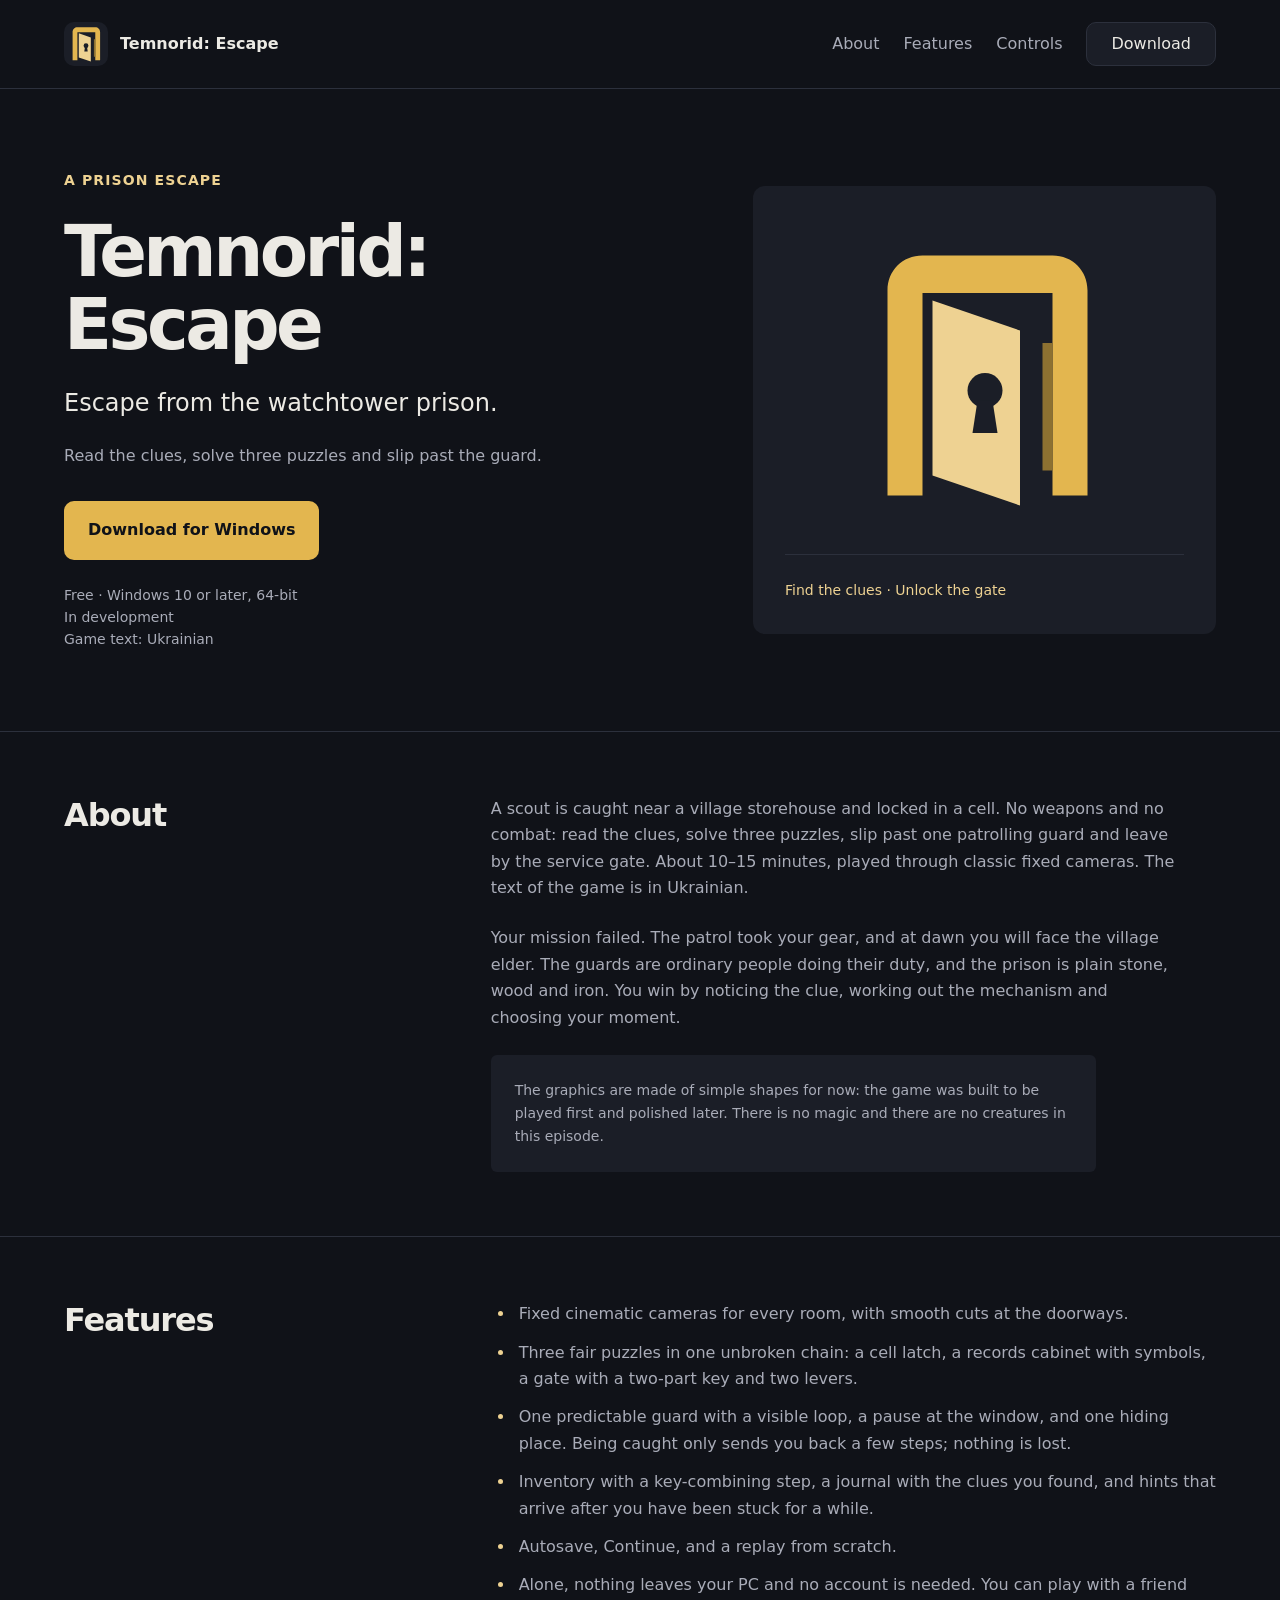
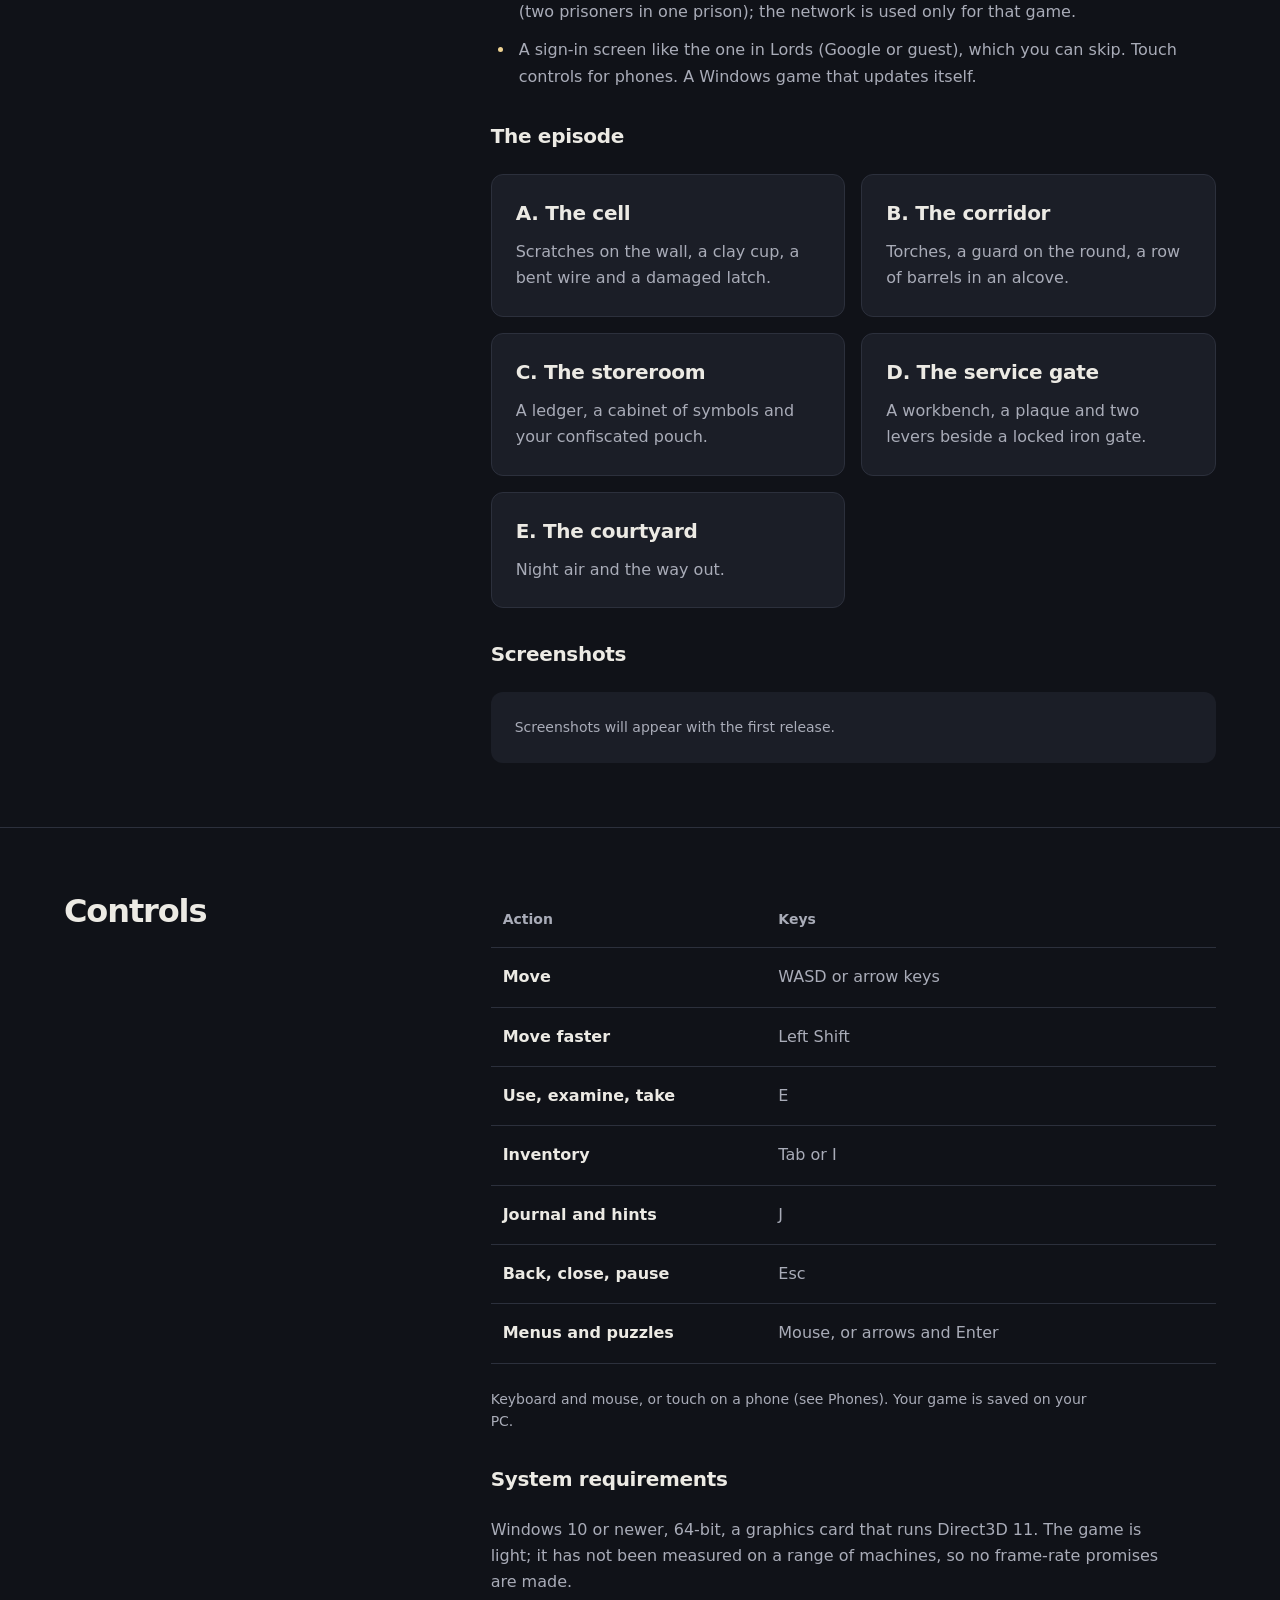
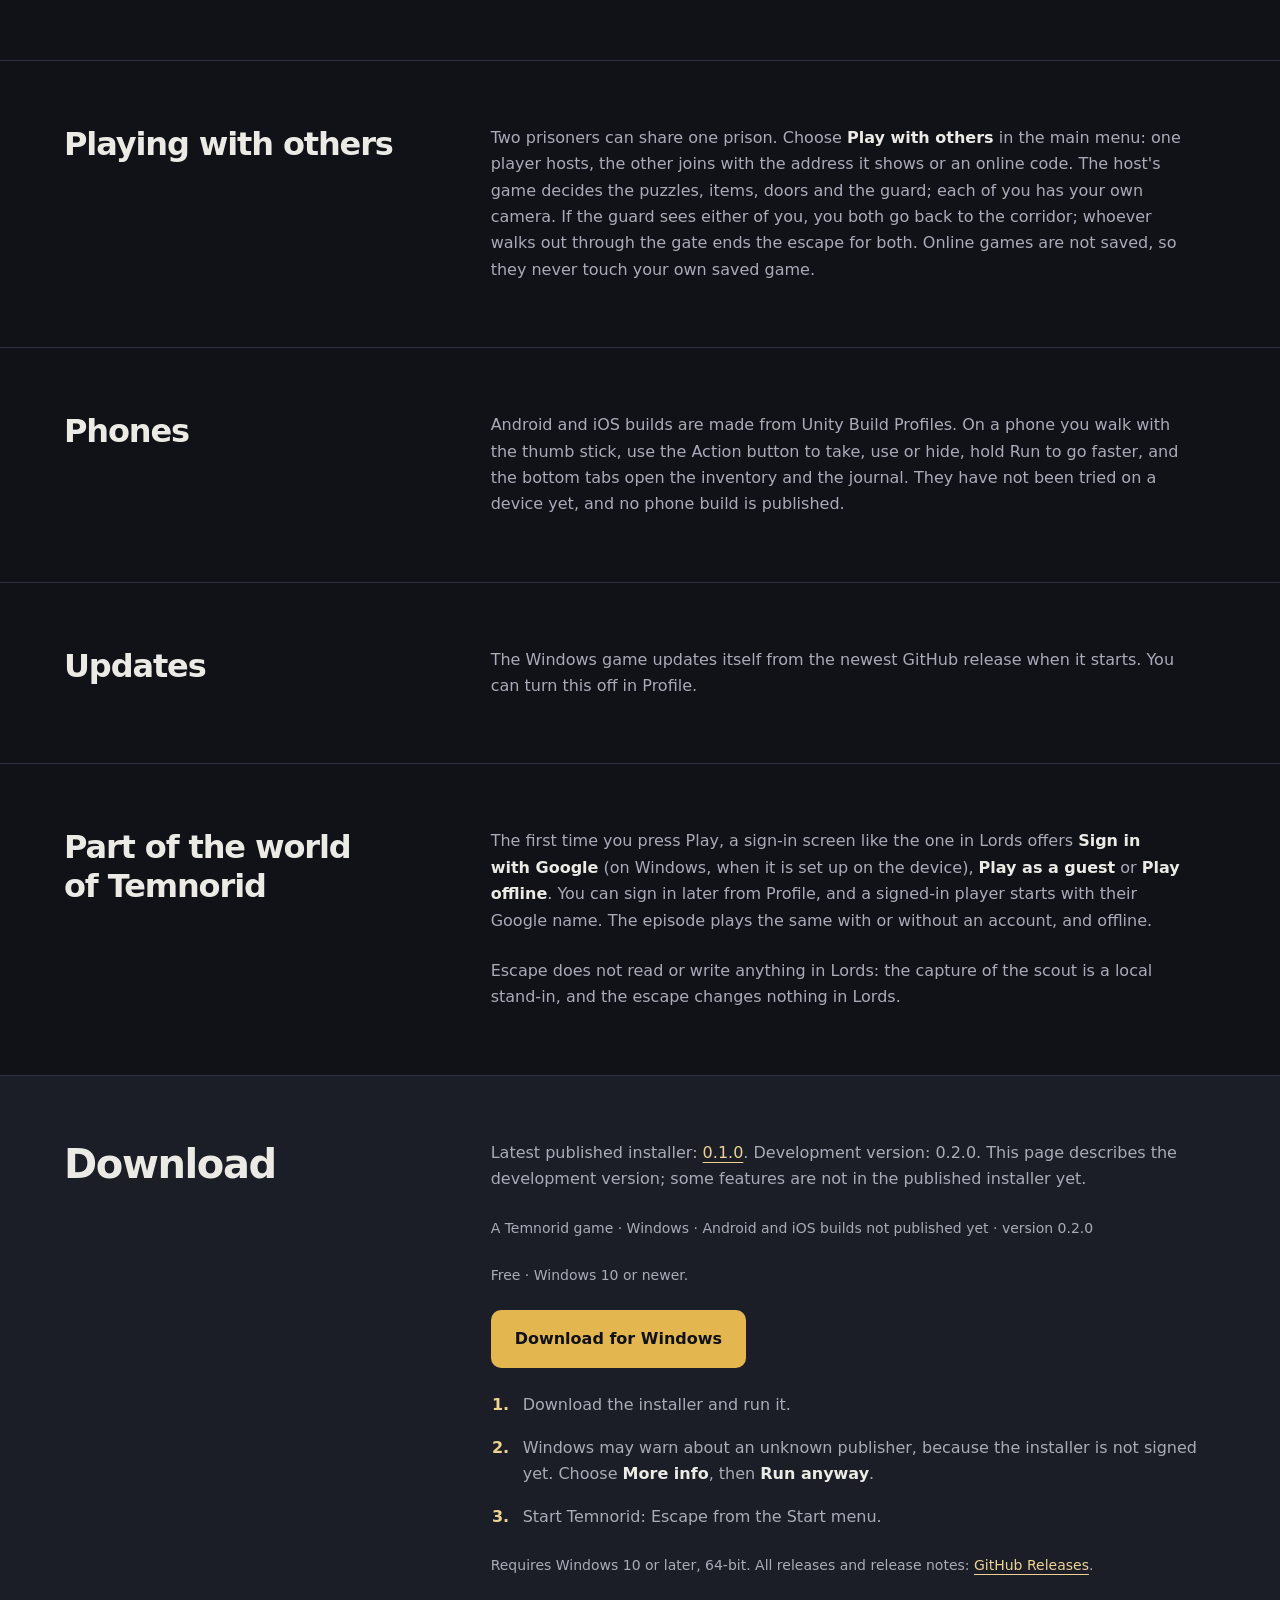
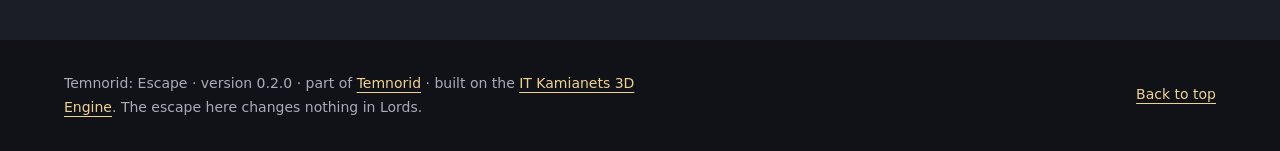
<file: docs/index.html>
<!doctype html>
<html lang="en">
<head>
	<meta charset="utf-8">
	<meta name="viewport" content="width=device-width, initial-scale=1">
	<title>Temnorid: Escape</title>
	<meta name="description" content="Escape a medieval watchtower prison in Temnorid: Escape. Solve three puzzles and slip past a guard, alone or with a friend. Ukrainian game text.">
	<link rel="canonical" href="https://escape.temnorid.com/">
	<link rel="icon" href="/favicon.ico" sizes="16x16 32x32 48x48">
	<link rel="icon" type="image/png" href="/favicon.png" sizes="48x48">
	<link rel="icon" type="image/svg+xml" href="/favicon.svg" sizes="any">
	<link rel="apple-touch-icon" href="/apple-touch-icon.png" sizes="180x180">
	<meta property="og:type" content="website">
	<meta property="og:site_name" content="Temnorid: Escape">
	<meta property="og:title" content="Temnorid: Escape">
	<meta property="og:description" content="Escape a medieval watchtower prison in Temnorid: Escape. Solve three puzzles and slip past a guard, alone or with a friend. Ukrainian game text.">
	<meta property="og:url" content="https://escape.temnorid.com/">
	<meta property="og:locale" content="en_US">
	<meta property="og:image" content="https://escape.temnorid.com/seo-image.png">
	<meta property="og:image:type" content="image/png">
	<meta property="og:image:width" content="1200">
	<meta property="og:image:height" content="630">
	<meta property="og:image:alt" content="Temnorid: Escape — Find the clues · Unlock the gate">
	<meta name="twitter:card" content="summary_large_image">
	<meta name="twitter:title" content="Temnorid: Escape">
	<meta name="twitter:description" content="Escape a medieval watchtower prison in Temnorid: Escape. Solve three puzzles and slip past a guard, alone or with a friend. Ukrainian game text.">
	<meta name="twitter:image" content="https://escape.temnorid.com/seo-image.png">
	<meta name="twitter:image:alt" content="Temnorid: Escape — Find the clues · Unlock the gate">
	<meta name="theme-color" content="#101218">
	<script type="application/ld+json">
{
  "@context": "https://schema.org",
  "@graph": [
    {
      "@type": "WebSite",
      "@id": "https://escape.temnorid.com/#website",
      "name": "Temnorid: Escape",
      "url": "https://escape.temnorid.com/",
      "inLanguage": "en",
      "image": "https://escape.temnorid.com/seo-image.png",
      "about": {
        "@id": "https://escape.temnorid.com/#game"
      }
    },
    {
      "@type": "WebPage",
      "@id": "https://escape.temnorid.com/#webpage",
      "name": "Temnorid: Escape",
      "url": "https://escape.temnorid.com/",
      "description": "Escape a medieval watchtower prison in Temnorid: Escape. Solve three puzzles and slip past a guard, alone or with a friend. Ukrainian game text.",
      "isPartOf": {
        "@id": "https://escape.temnorid.com/#website"
      },
      "about": {
        "@id": "https://escape.temnorid.com/#game"
      },
      "primaryImageOfPage": {
        "@type": "ImageObject",
        "url": "https://escape.temnorid.com/seo-image.png",
        "width": 1200,
        "height": 630
      }
    },
    {
      "@type": "VideoGame",
      "@id": "https://escape.temnorid.com/#game",
      "name": "Temnorid: Escape",
      "url": "https://escape.temnorid.com/",
      "description": "Escape a medieval watchtower prison in Temnorid: Escape. Solve three puzzles and slip past a guard, alone or with a friend. Ukrainian game text.",
      "image": "https://escape.temnorid.com/seo-image.png",
      "thumbnailUrl": "https://escape.temnorid.com/logo.png",
      "genre": "Puzzle adventure",
      "gamePlatform": "Windows",
      "operatingSystem": "Windows 10 or later, 64-bit",
      "softwareVersion": "0.1.0",
      "downloadUrl": "https://github.com/WebArtWork/escape.temnorid.com/releases/latest/download/Temnorid-Escape-Setup.exe",
      "releaseNotes": "https://github.com/WebArtWork/escape.temnorid.com/releases/tag/v0.1.0",
      "isAccessibleForFree": true,
      "inLanguage": "uk",
      "publisher": {
        "@type": "Organization",
        "name": "Temnorid",
        "url": "https://temnorid.com/"
      }
    }
  ]
}
</script>
	<link rel="stylesheet" href="./site.css">
</head>
<body>
<a class="skip-link" href="#main">Skip to content</a>
	<header class="site">
		<div class="wrap">
			<a class="brand" href="./"><img src="./logo.svg" alt="" width="44" height="44">Temnorid: Escape</a>
			<nav aria-label="Main menu">
				<a href="#about">About</a>
				<a href="#features">Features</a>
				<a href="#controls">Controls</a>
				<a href="#download">Download</a>
			</nav>
		</div>
	</header>

	<main id="main" tabindex="-1">
		<div class="hero"><div class="wrap hero-grid"><div class="hero-copy">
				<p class="eyebrow">A prison escape</p>
				<h1>Temnorid: Escape</h1>
				<p class="tagline">Escape from the watchtower prison.</p>
				<p class="lead">Read the clues, solve three puzzles and slip past the guard.</p>
				<a class="btn" href="https://github.com/WebArtWork/escape.temnorid.com/releases/latest/download/Temnorid-Escape-Setup.exe">Download for Windows</a>
				<p class="fine">Free · Windows 10 or later, 64-bit<br>In development<br>Game text: Ukrainian</p>
			</div><figure class="brand-art"><img src="./logo.svg" alt="" width="1024" height="1024"><figcaption>Find the clues · Unlock the gate</figcaption></figure></div></div>

		<section id="about" aria-labelledby="about-title"><div class="wrap section-grid"><div class="section-intro"><h2 id="about-title">About</h2></div><div class="section-body"><p>A scout is caught near a village storehouse and locked in a cell. No weapons and no combat: read the clues, solve three puzzles, slip past one patrolling guard and leave by the service gate. About 10–15 minutes, played through classic fixed cameras. The text of the game is in Ukrainian.</p>
				<p>Your mission failed. The patrol took your gear, and at dawn you will face the village elder. The guards are ordinary people doing their duty, and the prison is plain stone, wood and iron. You win by noticing the clue, working out the mechanism and choosing your moment.</p>
				<p class="note">The graphics are made of simple shapes for now: the game was built to be played first and polished later. There is no magic and there are no creatures in this episode.</p>
			</div></div></section>

		<section id="features" aria-labelledby="features-title"><div class="wrap section-grid"><div class="section-intro"><h2 id="features-title">Features</h2></div><div class="section-body">
				<ul>
					<li>Fixed cinematic cameras for every room, with smooth cuts at the doorways.</li>
					<li>Three fair puzzles in one unbroken chain: a cell latch, a records cabinet with symbols, a gate with a two-part key and two levers.</li>
					<li>One predictable guard with a visible loop, a pause at the window, and one hiding place. Being caught only sends you back a few steps; nothing is lost.</li>
					<li>Inventory with a key-combining step, a journal with the clues you found, and hints that arrive after you have been stuck for a while.</li>
					<li>Autosave, Continue, and a replay from scratch.</li>
					<li>Alone, nothing leaves your PC and no account is needed. You can play with a friend (two prisoners in one prison); the network is used only for that game.</li>
					<li>A sign-in screen like the one in Lords (Google or guest), which you can skip. Touch controls for phones. A Windows game that updates itself.</li>
				</ul>
				<h3>The episode</h3>
				<div class="cards">
					<div class="card"><h3>A. The cell</h3><p>Scratches on the wall, a clay cup, a bent wire and a damaged latch.</p></div>
					<div class="card"><h3>B. The corridor</h3><p>Torches, a guard on the round, a row of barrels in an alcove.</p></div>
					<div class="card"><h3>C. The storeroom</h3><p>A ledger, a cabinet of symbols and your confiscated pouch.</p></div>
					<div class="card"><h3>D. The service gate</h3><p>A workbench, a plaque and two levers beside a locked iron gate.</p></div>
					<div class="card"><h3>E. The courtyard</h3><p>Night air and the way out.</p></div>
				</div>
				<h3>Screenshots</h3>
				<div class="shot">Screenshots will appear with the first release.</div>
			</div></div></section>

		<section id="controls" aria-labelledby="controls-title"><div class="wrap section-grid"><div class="section-intro"><h2 id="controls-title">Controls</h2></div><div class="section-body">
				<table>
					<thead><tr><th scope="col">Action</th><th scope="col">Keys</th></tr></thead>
					<tbody>
						<tr><td>Move</td><td>WASD or arrow keys</td></tr>
						<tr><td>Move faster</td><td>Left Shift</td></tr>
						<tr><td>Use, examine, take</td><td>E</td></tr>
						<tr><td>Inventory</td><td>Tab or I</td></tr>
						<tr><td>Journal and hints</td><td>J</td></tr>
						<tr><td>Back, close, pause</td><td>Esc</td></tr>
						<tr><td>Menus and puzzles</td><td>Mouse, or arrows and Enter</td></tr>
					</tbody>
				</table>
				<p class="fine">Keyboard and mouse, or touch on a phone (see Phones). Your game is saved on your PC.</p>
				<h3>System requirements</h3>
				<p>Windows 10 or newer, 64-bit, a graphics card that runs Direct3D 11. The game is light; it has not been measured on a range of machines, so no frame-rate promises are made.</p>
			</div></div></section>

		<section id="others" aria-labelledby="others-title"><div class="wrap section-grid"><div class="section-intro"><h2 id="others-title">Playing with others</h2></div><div class="section-body">
				<p>Two prisoners can share one prison. Choose <strong>Play with others</strong> in the main menu: one player hosts, the other joins with the address it shows or an online code. The host's game decides the puzzles, items, doors and the guard; each of you has your own camera. If the guard sees either of you, you both go back to the corridor; whoever walks out through the gate ends the escape for both. Online games are not saved, so they never touch your own saved game.</p>
			</div></div></section>

		<section id="phones" aria-labelledby="phones-title"><div class="wrap section-grid"><div class="section-intro"><h2 id="phones-title">Phones</h2></div><div class="section-body">
				<p>Android and iOS builds are made from Unity Build Profiles. On a phone you walk with the thumb stick, use the Action button to take, use or hide, hold Run to go faster, and the bottom tabs open the inventory and the journal. They have not been tried on a device yet, and no phone build is published.</p>
			</div></div></section>

		<section id="updates" aria-labelledby="updates-title"><div class="wrap section-grid"><div class="section-intro"><h2 id="updates-title">Updates</h2></div><div class="section-body">
				<p>The Windows game updates itself from the newest GitHub release when it starts. You can turn this off in Profile.</p>
			</div></div></section>

		<section id="lords" aria-labelledby="lords-title"><div class="wrap section-grid"><div class="section-intro"><h2 id="lords-title">Part of the world of Temnorid</h2></div><div class="section-body">
				<p>The first time you press Play, a sign-in screen like the one in Lords offers <strong>Sign in with Google</strong> (on Windows, when it is set up on the device), <strong>Play as a guest</strong> or <strong>Play offline</strong>. You can sign in later from Profile, and a signed-in player starts with their Google name. The episode plays the same with or without an account, and offline.</p>
				<p>Escape does not read or write anything in Lords: the capture of the scout is a local stand-in, and the escape changes nothing in Lords.</p>
			</div></div></section>

		<section id="download" aria-labelledby="download-title"><div class="wrap section-grid"><div class="section-intro"><h2 id="download-title">Download</h2></div><div class="section-body"><p class="release-status">Latest published installer: <a href="https://github.com/WebArtWork/escape.temnorid.com/releases/tag/v0.1.0">0.1.0</a>. Development version: 0.2.0. This page describes the development version; some features are not in the published installer yet.</p><p class="release-meta">A Temnorid game · Windows · Android and iOS builds not published yet · version 0.2.0</p><p class="fine">Free · Windows 10 or newer.</p>
				<p><a class="btn" href="https://github.com/WebArtWork/escape.temnorid.com/releases/latest/download/Temnorid-Escape-Setup.exe">Download for Windows</a></p>
				<ol>
					<li>Download the installer and run it.</li>
					<li>Windows may warn about an unknown publisher, because the installer is not signed yet. Choose <strong>More info</strong>, then <strong>Run anyway</strong>.</li>
					<li>Start Temnorid: Escape from the Start menu.</li>
				</ol>
				<p class="fine">Requires Windows 10 or later, 64-bit. All releases and release notes: <a href="https://github.com/WebArtWork/escape.temnorid.com/releases">GitHub Releases</a>.</p>
			</div></div></section>
	</main>

	<footer>
		<div class="wrap">
			<p>Temnorid: Escape · version 0.2.0 · part of <a href="https://temnorid.com">Temnorid</a> · built on the <a href="https://3d.itkamianets.com">IT Kamianets 3D Engine</a>. The escape here changes nothing in Lords.</p>
		<a class="back-top" href="#main">Back to top</a></div>
	</footer>
</body>
</html>
</file>
<file: docs/site.css>
:root { --accent: #e3b64f; --bg: #101218; --panel: #1b1e27; --line: #2c303c; --text: #eceae4; --muted: #a9acb8; --accent-soft: #eed292; --button-text: #101218; }

:root { color-scheme: dark; --radius: .75rem; }
* { box-sizing: border-box; }
html { scroll-padding-top: 7rem; }
body { margin: 0; background: var(--bg); color: var(--text); font: 1rem/1.65 system-ui,-apple-system,"Segoe UI",Roboto,sans-serif; }
a { color: var(--accent-soft); text-underline-offset: .25rem; }
a:hover { color: var(--text); }
:focus-visible { outline: .125rem solid var(--accent-soft); outline-offset: .25rem; }
::selection { background: var(--accent); color: var(--button-text); }
.wrap { width: min(100% - 3rem,72rem); margin-inline: auto; }
.skip-link { position: absolute; top: -6rem; left: 1.5rem; z-index: 4; background: var(--accent); color: var(--button-text); padding: .75rem 1.5rem; border-radius: .625rem; }
.skip-link:focus { top: 1rem; }
header.site { position: sticky; top: 0; z-index: 2; background: var(--bg); border-bottom: .0625rem solid var(--line); }
header.site .wrap { display: flex; align-items: center; justify-content: space-between; min-height: 5.5rem; gap: 1.5rem; }
.brand { display: inline-flex; align-items: center; gap: .75rem; font-weight: 700; text-decoration: none; color: var(--text); min-height: 2.75rem; }
.brand img { width: 2.75rem; height: 2.75rem; border-radius: .625rem; flex: none; }
nav { display: flex; align-items: center; gap: 1.5rem; }
nav a { display: inline-flex; align-items: center; justify-content: center; min-height: 2.75rem; text-decoration: none; color: var(--muted); }
nav a:last-child { border: .0625rem solid var(--line); border-radius: .625rem; background: var(--panel); color: var(--text); padding-inline: 1.5rem; }
nav a:last-child:hover { border-color: var(--accent); }
h1,h2,h3,p,figure { margin: 0; }
h1,h2,h3 { text-wrap: balance; }
.hero { padding-block: 5rem; }
.hero-grid { display: grid; grid-template-columns: minmax(0,1.35fr) minmax(0,1fr); align-items: center; gap: 4rem; }
.eyebrow { color: var(--accent-soft); font-size: .875rem; font-weight: 600; letter-spacing: .08em; text-transform: uppercase; margin-bottom: 1.5rem; }
h1 { font-size: clamp(3rem,5.5vw,5rem); line-height: 1.04; letter-spacing: -.05em; font-weight: 700; }
.tagline { font-size: 1.5rem; line-height: 1.35; margin-top: 1.5rem; max-width: 30ch; }
.lead { color: var(--muted); max-width: 48ch; margin-top: 1.5rem; }
.hero .btn { margin-top: 2rem; }
.btn { display: inline-flex; align-items: center; justify-content: center; min-height: 3.5rem; padding: 1rem 1.5rem; border-radius: .625rem; background: var(--accent); color: var(--button-text); font-weight: 700; text-decoration: none; text-align: center; max-width: 100%; overflow-wrap: anywhere; }
.btn:hover { background: var(--accent-soft); color: var(--bg); }
.fine { font-size: .875rem; color: var(--muted); line-height: 1.6; }
.hero .fine { margin-top: 1.5rem; }
.brand-art { background: var(--panel); padding: 2rem; border-radius: var(--radius); }
.brand-art img { display: block; width: 100%; max-width: 20rem; height: auto; margin-inline: auto; }
.brand-art figcaption { font-size: .875rem; color: var(--accent-soft); border-top: .0625rem solid var(--line); padding-top: 1.5rem; margin-top: 1rem; }
section { padding-block: 4rem; border-top: .0625rem solid var(--line); }
.section-grid { display: grid; grid-template-columns: minmax(0,1fr) minmax(0,2fr); gap: 4rem; align-items: start; }
h2 { font-size: 2rem; line-height: 1.2; letter-spacing: -.035em; }
h3 { font-size: 1.25rem; line-height: 1.4; font-weight: 600; letter-spacing: -.015em; }
.section-body { min-width: 0; }
.section-body > * + * { margin-top: 1.5rem; }
.section-body > h3 { margin-top: 2rem; }
.section-body p { max-width: 68ch; color: var(--muted); }
.section-body strong { color: var(--text); font-weight: 600; }
ol,ul { padding-left: 1.5rem; margin: 0; color: var(--muted); }
li { padding-left: .25rem; margin-bottom: .75rem; }
li::marker { color: var(--accent-soft); font-weight: 600; }
ol li { padding-left: .5rem; margin-bottom: 1rem; }
.cards { display: grid; grid-template-columns: repeat(auto-fit,minmax(min(100%,15rem),1fr)); gap: 1rem; }
.card { display: flex; flex-direction: column; padding: 1.5rem; background: var(--panel); border: .0625rem solid var(--line); border-radius: var(--radius); }
.card p { flex: 1; margin-top: .75rem; }
.note { background: var(--panel); padding: 1.5rem; border-radius: .375rem; font-size: .875rem; }
table { width: 100%; border-collapse: collapse; text-align: left; }
caption { color: var(--muted); font-size: .875rem; text-align: left; margin-bottom: 1rem; }
th,td { padding: 1rem .75rem; border-bottom: .0625rem solid var(--line); vertical-align: top; overflow-wrap: anywhere; }
thead th { color: var(--muted); font-weight: 600; font-size: .875rem; }
td { color: var(--muted); }
td:first-child { color: var(--text); font-weight: 600; width: 38%; }
.shot { background: var(--panel); padding: 1.5rem; border-radius: var(--radius); color: var(--muted); font-size: .875rem; }
.release-meta { color: var(--accent-soft); font-size: .875rem; }
#download { background: var(--panel); }
#download .section-intro h2 { font-size: 2.5rem; }
footer { color: var(--muted); font-size: .875rem; padding-block: 2rem; }
footer .wrap { display: flex; flex-wrap: wrap; justify-content: space-between; align-items: start; gap: 1.5rem; }
footer p { max-width: 68ch; }
.back-top { display: inline-flex; align-items: center; min-height: 2.75rem; }
@media (max-width:900px) { .hero-grid,.section-grid { gap: 2rem; } .brand-art { padding: 1.5rem; } nav { gap: 1rem; } }
@media (max-width:700px) {
 html { scroll-padding-top: 1.5rem; }
 header.site { position: relative; }
 header.site .wrap { flex-wrap: wrap; gap: 0; padding-top: 1rem; }
 .brand { padding-bottom: .75rem; }
 nav { width: 100%; flex-wrap: wrap; justify-content: space-between; gap: .5rem; border-top: .0625rem solid var(--line); padding-block: .5rem; }
 nav a { flex: 1; padding-inline: .25rem; text-align: center; }
 nav:has(a:nth-child(4)) { display: grid; grid-template-columns: repeat(2,minmax(0,1fr)); gap: .25rem .75rem; }
 nav a:last-child { padding-inline: .75rem; }
 .hero { padding-block: 3rem; }
 .hero-grid,.section-grid { grid-template-columns: minmax(0,1fr); gap: 2rem; }
 h1 { font-size: clamp(2.75rem,11vw,4rem); }
 .hero .btn { display: flex; width: 100%; }
 .brand-art img { max-width: 12rem; }
 section { padding-block: 3rem; }
 .cards { grid-template-columns: minmax(0,1fr); }
 th,td { padding: .75rem .5rem; }
 footer .wrap { flex-direction: column; }
}
@media (prefers-reduced-motion:no-preference) { html { scroll-behavior: smooth; } }
</file>
